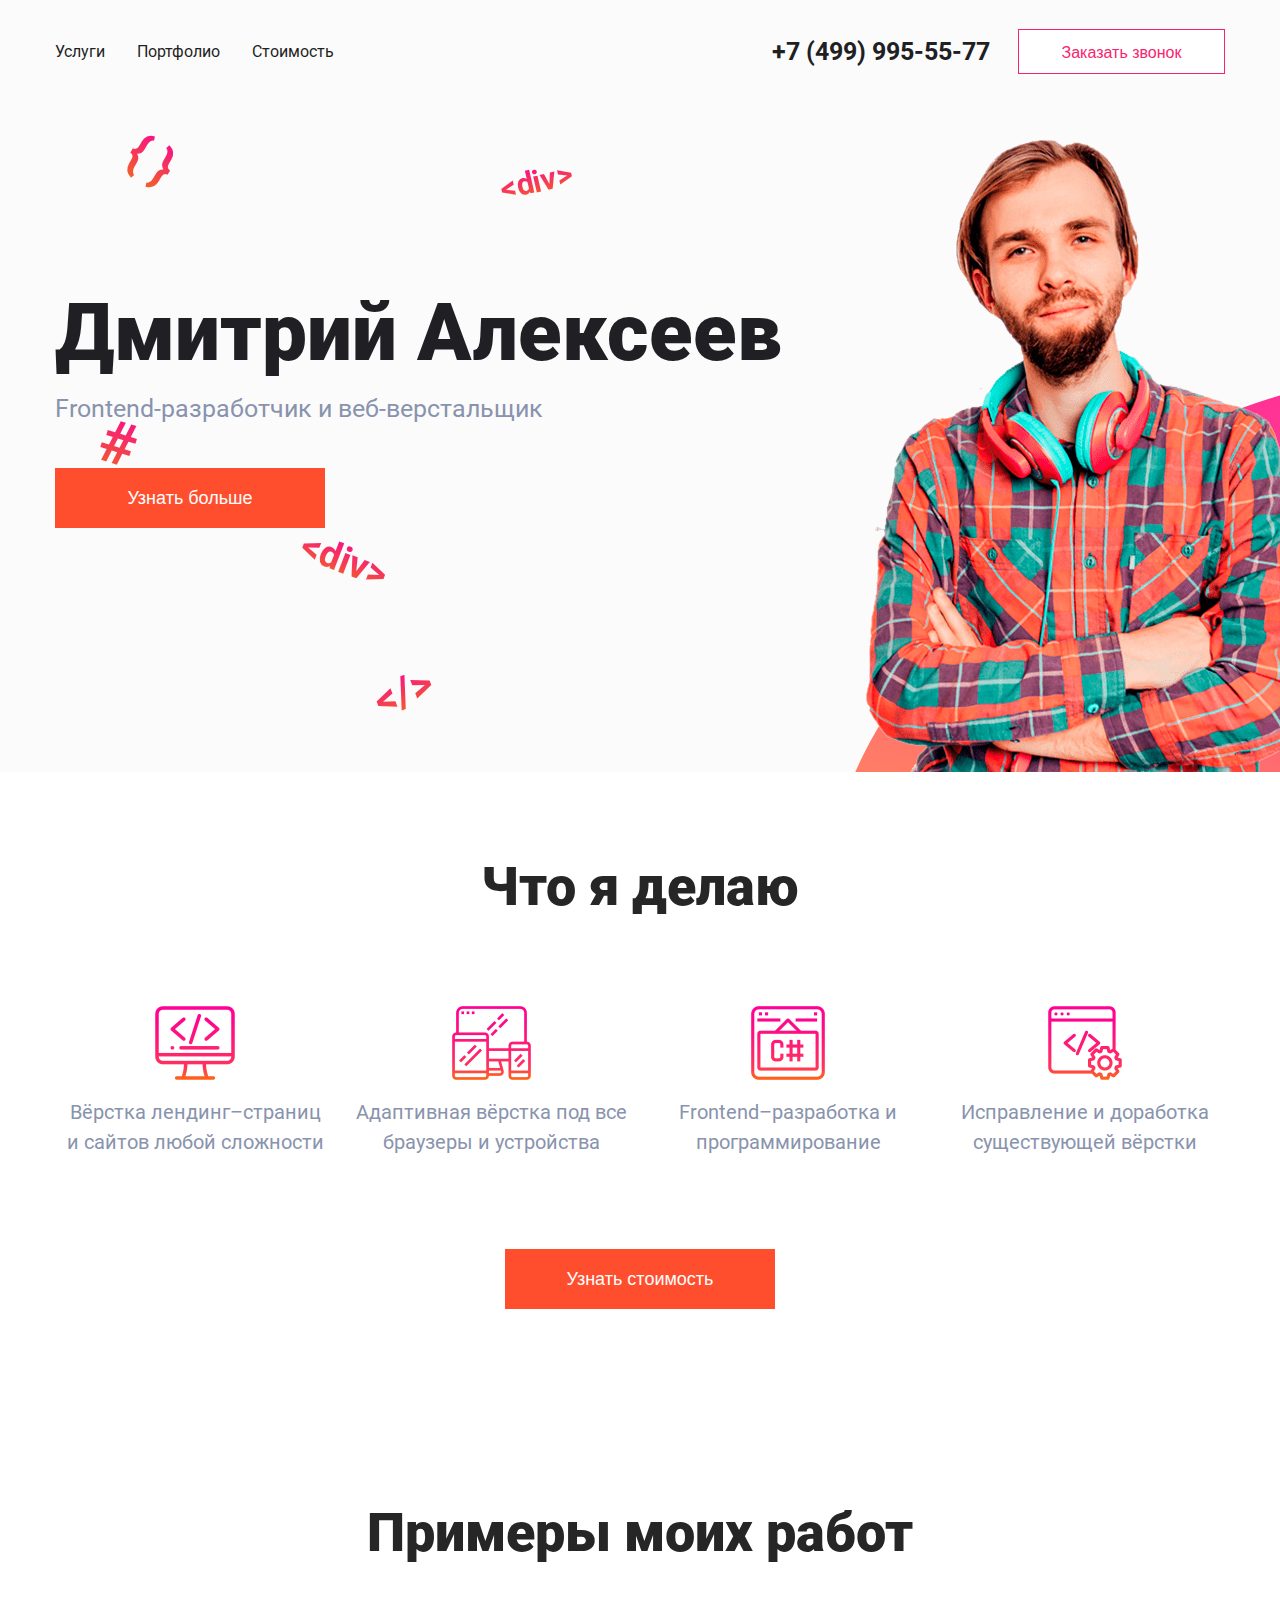
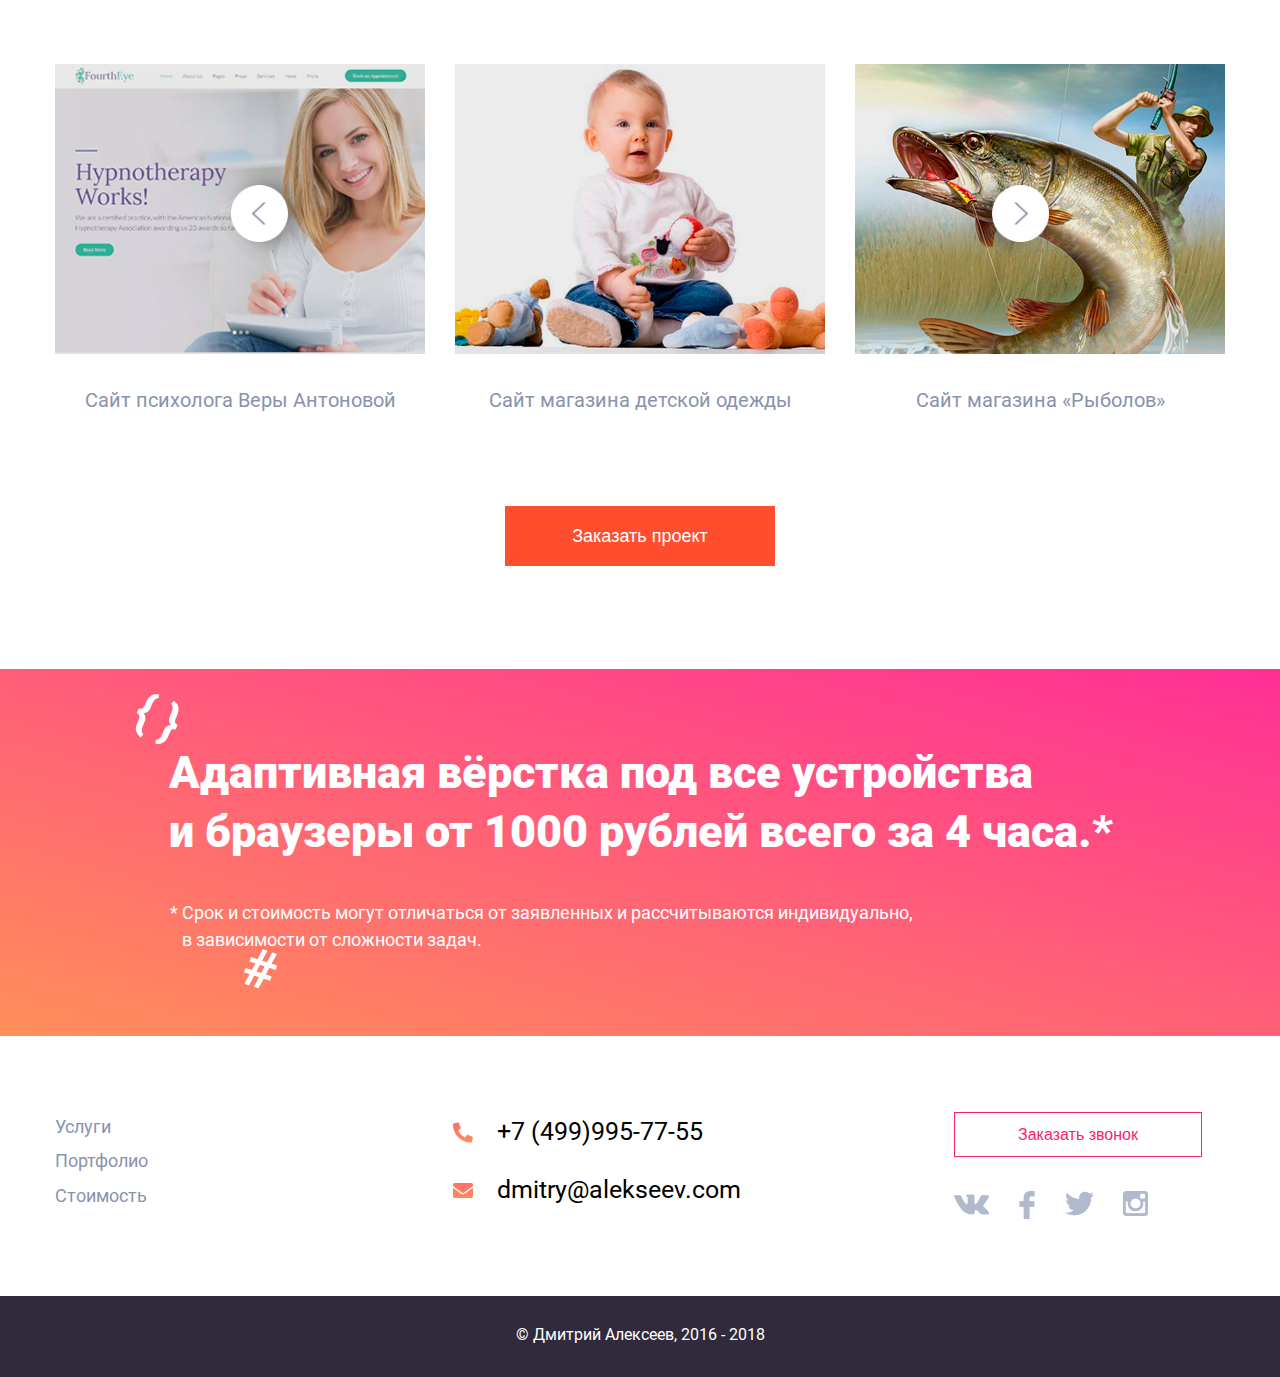
<file: index.html>
<!DOCTYPE html>
<html lang="ru">

<head>
    <meta charset="utf-8" />
    <meta name="viewport" content="width=device-width, initial-scale=1.0" />
    <title>Портфолио</title>
    <link rel="apple-touch-icon" sizes="152x152" href="img/apple-touch-icon.png" />
    <link rel="icon" type="image/png" sizes="32x32" href="img/favicon-32x32.png" />
    <link rel="icon" type="image/png" sizes="16x16" href="img/favicon-16x16.png" />
    <link rel="mask-icon" href="img/safari-pinned-tab.svg" color="#5bbad5" />
    <meta name="msapplication-TileColor" content="#da532c" />
    <meta name="theme-color" content="#ffffff" />
    <link rel="stylesheet" type="text/css" href="css/swiper.min.css" />
    <link rel="stylesheet" href="font-awesome/css/all.min.css" />
    <link rel="stylesheet" href="/css/style.css" />
</head>

<body>
    <div class="site-wrapper">
        <header class="header">
            <div class="wrapper header__wrapper">
                <button class="btn-reset burger header__burger">
                    <span class="header__span"></span>
                    <span class="header__span"></span>
                    <span class="header__span"></span>
                </button>
                <nav class="header__nav nav">
                    <a href="#" class="nav__btn nav__btn_close">
                        <span class="header__span header__span_close"></span>
                        <span class="header__span header__span_close"></span>
                    </a>
                    <ul class="nav__list list-reset">
                        <li class="nav__item"><a href="#works" class="nav__link white">Услуги</a></li>
                        <li class="nav__item"><a href="#examples" class="nav__link white">Портфолио</a></li>
                        <li class="nav__item"><a href="#price" class="nav__link white">Стоимость</a></li>
                    </ul>
                </nav>
                <a href="tel:+74999955577" class="header__phone phone">+7 (499) 995-55-77</a>
                <button class="btn btn--stroke header__btn btn-reset button_pink">Заказать звонок</button>
            </div>
        </header>
        <main>
            <section class="about">
                <span class="fly-tag fly-tag--braces symbols__symbol_moveLeft">{&nbsp;}</span>
                <span class="fly-tag fly-tag--div symbols__symbol_moveRight">&lt;div&gt;</span>
                <span class="fly-tag fly-tag--hash symbols__symbol_moveLeft">#</span>
                <span class="fly-tag fly-tag--div2 symbols__symbol_moveRight">&lt;div&gt;</span>
                <span class="fly-tag fly-tag--closed symbols__symbol_moveLeft">&lt;/&gt;</span>
                <div class="wrapper about__wrapper">
                    <div class="about-info">
                        <h1 class="about-info__title">
                            Дмитрий Алексеев
                            <span class="about-info__title--sub">Frontend-разработчик и веб-верстальщик</span>
                        </h1>
                        <button class="btn btn-fill about-info__btn btn-reset button_orange">Узнать больше</button>
                    </div>
                    <img src="img/man.png" alt="Дмитрий Алексеев, фронтенд-разработчик и веб-верстальщик"
                        class="about__image">
                </div>
                <picture>
                    <source media="(max-width:576px)" srcset="img/ellipse-mob.png">
                    <!-- <source media="(max-width:768px)" srcset="img/ellipse.svg"> -->
                    <source media="(max-width:1440px)" srcset="img/ellipse-tablet.png">


                    <img src="img/ellipse.svg" alt="ellipse" class="about__svg" aria-hidden="true">
                </picture>
            </section>
            <section class="works" id="works">
                <div class="wrapper works__wrapper">
                    <h2 class="works__title title">Что я делаю</h2>
                    <div class="works__cont">
                        <div class="works__item">
                            <img class="works__img" alt="Верстка" src="img/tools-and-utensils.png">
                            <p class="works__text">Вёрстка лендинг–страниц и&nbsp;сайтов любой сложности</p>
                        </div>
                        <div class="works__item">
                            <img class="works__img" alt="Адаптив" src="img/responsive.png">
                            <p class="works__text">Адаптивная вёрстка под&nbsp;все браузеры и устройства</p>
                        </div>
                        <div class="works__item">
                            <img class="works__img" alt="Программирование" src="img/programming.png">
                            <p class="works__text">Frontend–разработка и программирование</p>
                        </div>
                        <div class="works__item">
                            <img class="works__img" alt="Оптимизация" src="img/coding.png">
                            <p class="works__text">Исправление и доработка существующей вёрстки</p>
                        </div>
                    </div>
                    <button class="works__button button_orange btn-fill btn-reset">Узнать стоимость</button>
                </div>
            </section>
            <section class="examples" id="examples">
                <div class="examples__wrapper wrapper">
                    <h2 class="examples__title title">Примеры моих работ</h2>
                    <div class="swiper-button-prev">
                        <img src="img/arrow.png" alt="Стрелка вправо" class="arrow">
                    </div>
                    <div class="swiper-button-next">
                        <img src="img/arrow.png" alt="Стрелка влево" class="arrow">
                    </div>
                    <div class="swiper-container">
                        <div class="swiper-wrapper">
                            <!-- Slides -->
                            <div class="swiper-slide">
                                <div class="example__service">
                                    <img alt="Психология" src="img/Rectangle1.png" class="examples__img">
                                    <p class="examples__text">Сайт психолога Веры Антоновой</p>
                                </div>
                            </div>
                            <div class="swiper-slide">
                                <div class="example__service">
                                    <img alt="Детская одежда" src="img/Rectangle2.png" class="examples__img">
                                    <p class="examples__text">Сайт магазина детской одежды</p>
                                </div>
                            </div>
                            <div class="swiper-slide">
                                <div class="example__service">
                                    <img alt="Для рыболовов" src="img/Rectangle3.png" class="examples__img">
                                    <p class="examples__text">Сайт магазина «Рыболов»</p>
                                </div>
                            </div>
                        </div>
                        <div class="swiper-pagination"></div>
                    </div>
                    <button class="examples__button button_orange btn-fill btn-reset">Заказать проект</button>
                </div>
            </section>
            <section class="price" id="price">
                <div class="price__symbol price__symbol_pos6 symbols__symbol_moveRight">
                    {&nbsp;}
                </div>
                <div class="price__symbol price__symbol_pos7 symbols__symbol_moveLeft">
                    #
                </div>
                <div class="price__symbol price__symbol_pos8 symbols__symbol_moveLeft">
                    {&nbsp;}
                </div>
                <div class="price__symbol price__symbol_pos9 symbols__symbol_moveRight">
                    &lt;/&gt;
                </div>
                <div class="price__symbol price__symbol_pos10 symbols__symbol_moveRight">
                    &lt;div&gt;
                </div>
                <div class="wrapper price__wrapper">
                    <h2 class="price__title">
                        Адаптивная вёрстка под все устройства и&nbsp;браузеры от 1000 рублей
                        всего за&nbsp;4&nbsp;часа.*
                    </h2>
                    <p class="price__text">
                        * Срок и стоимость могут отличаться от заявленных и рассчитываются
                        индивидуально, <br />&nbsp;&nbsp;&nbsp;в зависимости от сложности задач.
                    </p>
                </div>
            </section>
        </main>
        <footer>
            <div class="wrapper">
                <div class="menu">
                    <nav class="nav">
                        <ul class="nav__list menu__list">
                            <li class="nav__item menu__item"><a href="#works" class="nav__link menu__link">Услуги</a>
                            </li>
                            <li class="nav__item menu__item"><a href="#examples"
                                    class="nav__link menu__link">Портфолио</a></li>
                            <li class="nav__item menu__item"><a href="#price" class="nav__link menu__link">Стоимость</a>
                            </li>
                        </ul>
                    </nav>
                </div>
                <div class="contacts">
                    <a href="tel:+1234567890" class="contacts__link"><i class="fa fa-phone" aria-hidden="true"></i>
                        <span class="contacts__span">+7 (499)995-77-55</span></a>
                    <a href="mailto:example@mail.ru" class="contacts__link">
                        <i class="fa fa-envelope" aria-hidden="true"></i>
                        <span class="contacts__span">dmitry@alekseev.com</span></a>
                </div>
                <div class="social">
                    <button class="social__button show-popup button_pink">Заказать звонок</button>
                    <ul class="social__list share">
                        <li class="social__item"><a href="#" class="share__icon share__icon_vk"></a></li>
                        <li class="social__item"><a href="#" class="share__icon share__icon_fb"></a></li>
                        <li class="social__item"><a href="#" class="share__icon share__icon_tw"></a></li>
                        <li class="social__item"><a href="#" class="share__icon share__icon_inst"></a></li>
                    </ul>
                </div>
            </div>
            <div class="copyright">
                <p>&copy; Дмитрий Алексеев, 2016 - 2018</p>
            </div>
        </footer>
        <div class="popup1 popup" id="popup1">
            <form class="popup__form">
                <input type="hidden" name="project_name" value="Портфолио">
                <input type="hidden" name="admin_email" value="osipovandrey1986@gmail.com">
                <input type="hidden" name="form_subject" value="Ждите звонка">
                <h2 class="popup__title">Заказ обратного звонка</h2>
                <label class="popup__label"><span class="popup__span">Ф.И.О.</span><input type="text" name="ФИО"
                        class="popup__input"></label>
                <label class="popup__label"><span class="popup__span">Телефон</span><input type="tel" name="Телефон"
                        placeholder="+7 (___) ___-____" class="popup__input"></label>
                <label class="popup__label"><input type="submit" value="Заказать звонок" class="popup__button"
                        id="popup__button1"></label>
                <label class="popup__check">
                    <input type="checkbox" class="popup__check-input" checked>
                    <span class="popup__access">Я даю Согласие на обработку моих персональных данных</span>
                </label>
            </form>
        </div>
        <div class="popup2 popup" id="popup2">
            <form class="popup__form">
                <input type="hidden" name="project_name" value="Портфолио">
                <input type="hidden" name="admin_email" value="osipovandrey1986@gmail.com">
                <input type="hidden" name="form_subject" value="Заявка с сайта">
                <h2 class="popup__title">Получить прайс на мои услуги</h2>
                <label class="popup__label"><span class="popup__span">E-mail</span><input type="email" name="Почта"
                        class="popup__input"></label>
                <label class="popup__label"><span class="popup__span">Ф.И.О.</span><input type="text" name="ФИО"
                        class="popup__input"></label>
                <label class="popup__label"><span class="popup__span">Телефон</span><input type="tel" name="Телефон"
                        placeholder="+7 (___) ___-____" class="popup__input"></label>
                <label class="popup__label"><input type="submit" value="Получить прайс" class="popup__button"
                        id="popup__button2"></label>
                <label class="popup__check">
                    <input type="checkbox" class="popup__check-input" checked>
                    <span class="popup__access">Я даю Согласие на обработку моих персональных данных</span>
                </label>
            </form>
        </div>
        <div class="popup3 popup">
            <form class="popup__form">
                <h2 class="popup__title">Запрос успешно обработан</h2>
            </form>
        </div>
    </div>

    <script src="js/jquery-3.3.1.min.js"></script>
    <script src="/js/jquery.inputmask.min.js"></script>
    <script src="/js/jquery.validate.min.js"></script>
    <script src="js/swiper.min.js"></script>
    <script src="js/script.js"></script>
</body>

</html>
</file>
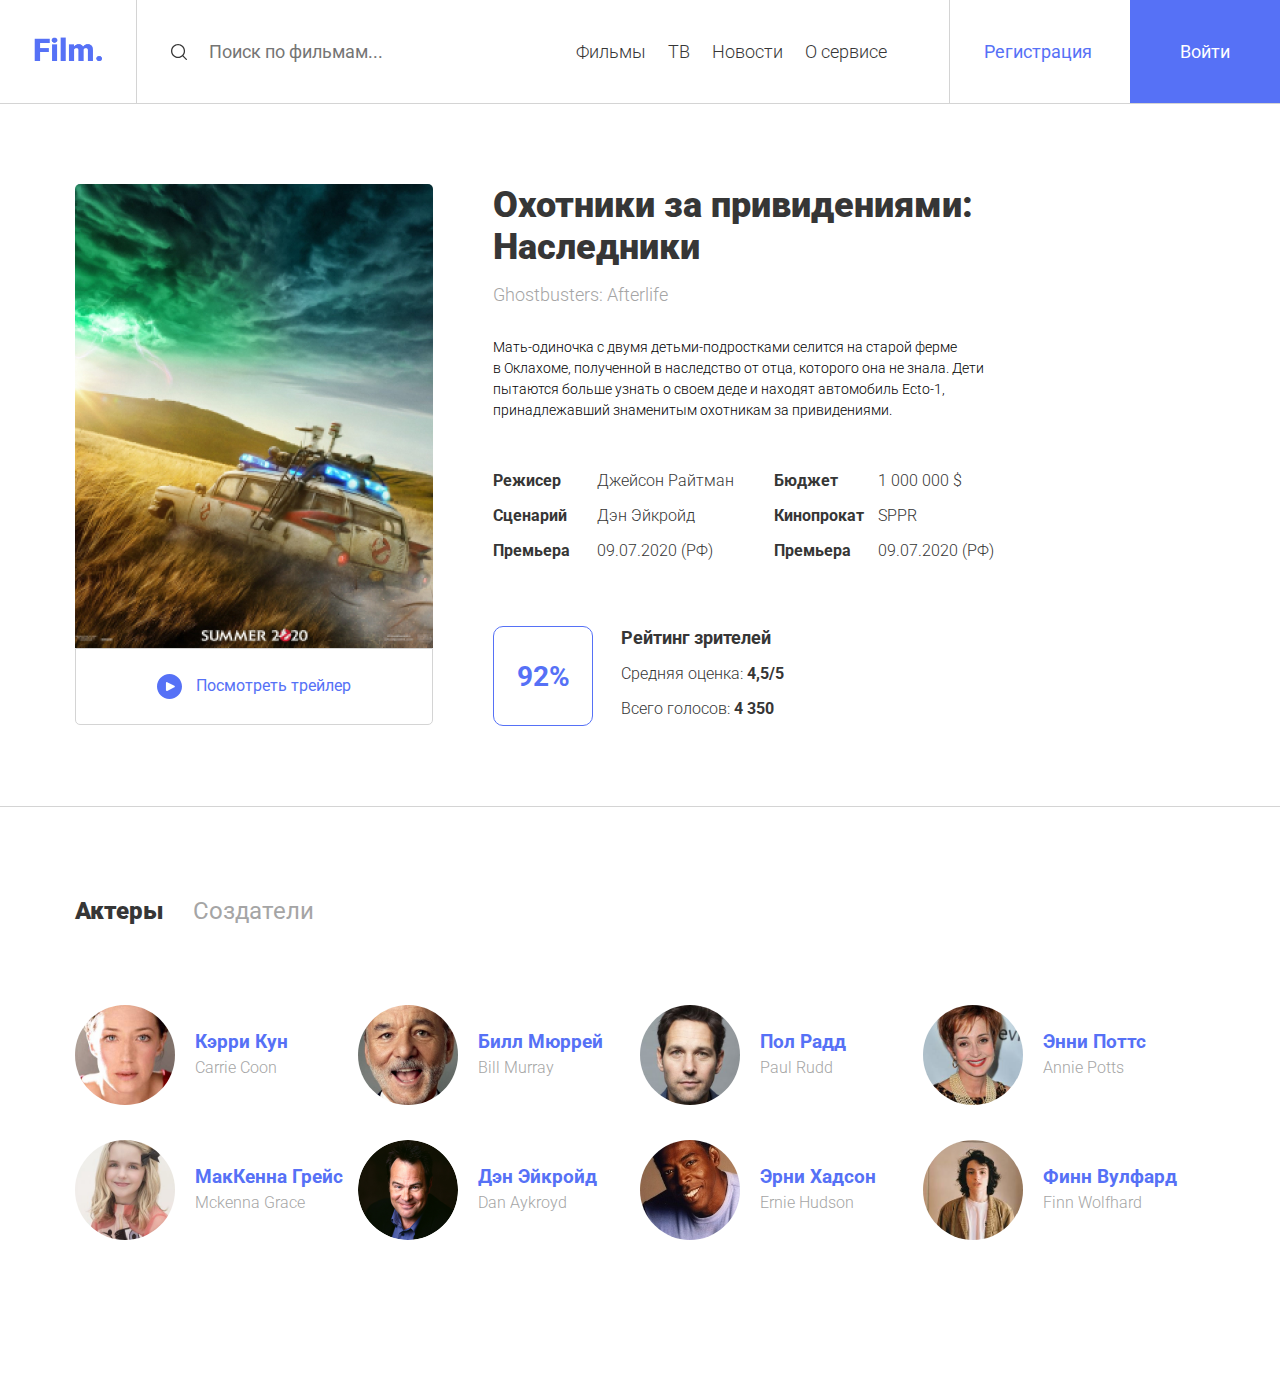
<file: Ghostbusters/index.html>
<!DOCTYPE html>
<html lang="ru">

<head>
    <meta charset="UTF-8">
    <meta name="viewport" content="width=device-width, initial-scale=1.0">
    <title>Охотники за привидениями: Наследники</title>
    <link href="https://fonts.googleapis.com/css2?family=Roboto:wght@300;700;900&display=swap" rel="stylesheet">
    <link rel="stylesheet" href="./css/normalize.css">
    <link rel="stylesheet" href="./css/style.css">
</head>

<body>
    <header class="header">
        <a href="./index.html" class="link-logo"><img src="./img/Film..png" alt="Логотип" class="logo"></a>
        <div class="line"></div>
        <input type="search" class="search-input" placeholder="Поиск по фильмам...">
        <nav class="navigation">
            <a href="#" class="navigation-link">Фильмы</a>
            <a href="#" class="navigation-link">ТВ</a>
            <a href="#" class="navigation-link">Новости</a>
            <a href="#" class="navigation-link">О сервисе</a>
        </nav>
        <div class="button-group">
            <button class="button sign-up">Регистрация</button>
            <button class="button login">Войти</button>
        </div>
    </header>
    <section class="film">
        <div class="container">
            <div class="film-wrapper">
                <div class="film-trailer">
                    <img src="./img/Rectangle 4.jpg" alt="Poster" class="poster">
                    <button class="trailer-button">
                        <img class="play-button-icon" src="./img/play.svg" alt="play">
                        <span class="trailer-button-text">Посмотреть трейлер</span>
                    </button>
                </div>
                <div class="film-text">
                    <h1 class="film-title">Охотники за привидениями: <br>Наследники</h1>
                    <span class="film-subtitle">Ghostbusters: Afterlife</span>
                    <p class="film-description">
                        Мать-одиночка с двумя детьми-подростками селится на старой ферме в&nbspОклахоме, полученной в
                        наследство от отца, которого она не знала. Дети пытаются больше узнать о своем деде и
                        находят автомобиль Ecto-1, принадлежавший знаменитым охотникам за привидениями.</p>
                    <div class="about-film">
                        <div class="left-side">
                            <span class="about-text">
                                <strong class="about-text-bold">Режисер</strong>
                                <span class="about-text-reg">Джейсон Райтман</span>
                            </span>
                            <span class="about-text">
                                <strong class="about-text-bold">Сценарий</strong>
                                <span class="about-text-reg">Дэн Эйкройд</span>
                            </span>
                            <span class="about-text">
                                <strong class="about-text-bold">Премьера</strong>
                                <span class="about-text-reg">09.07.2020 (РФ)</span>
                            </span>
                        </div>
                        <div class="right-side">
                            <span class="about-text">
                                <strong class="about-text-bold">Бюджет</strong>
                                <span class="about-text-reg">1 000 000 $</span>
                            </span>
                            <span class="about-text">
                                <strong class="about-text-bold">Кинопрокат</strong>
                                <span class="about-text-reg">SPPR</span>
                            </span>
                            <span class="about-text">
                                <strong class="about-text-bold">Премьера</strong>
                                <span class="about-text-reg">09.07.2020 (РФ)</span>
                            </span>
                        </div>
                    </div>
                    <div class="rating">
                        <div class="rating-counter">92%</div>
                        <div class="rating-description">
                            <h3 class="rating-title">Рейтинг зрителей</h3>
                            <p class="rating-text">Средняя оценка: <strong class="raiting-text-bold">4,5/5</strong></p>
                            <p class="rating-text">Всего голосов: <strong class="raiting-text-bold">4 350</strong></p>
                        </div>
                    </div>
                </div>
            </div>
        </div>
    </section>
    <section class="cast">
        <div class="container">
            <div class="tabs">
                <h2 class="section-title active">Актеры</h2>
                <h2 class="section-title">Создатели</h2>
            </div>
            <div class="tabs-content">
                <div class="card">
                    <img src="./img/actors/1.png" alt="Кэрри Кун" class="card-image">
                    <div class="card-text">
                        <h3 class="name">Кэрри Кун</h3>
                        <span class="en-name">Carrie Coon</span>
                    </div>
                </div>
                <div class="card">
                    <img src="./img/actors/2.png" alt="Билл Мюррей" class="card-image">
                    <div class="card-text">
                        <h3 class="name">Билл Мюррей</h3>
                        <span class="en-name">Bill Murray</span>
                    </div>
                </div>
                <div class="card">
                    <img src="./img/actors/3.png" alt="Пол Радд" class="card-image">
                    <div class="card-text">
                        <h3 class="name">Пол Радд</h3>
                        <span class="en-name">Paul Rudd</span>
                    </div>
                </div>
                <div class="card">
                    <img src="./img/actors/4.png" alt="Энни Поттс" class="card-image">
                    <div class="card-text">
                        <h3 class="name">Энни Поттс</h3>
                        <span class="en-name">Annie Potts</span>
                    </div>
                </div>
                <div class="card">
                    <img src="./img/actors/5.png" alt="МакКенна Грейс" class="card-image">
                    <div class="card-text">
                        <h3 class="name">МакКенна Грейс</h3>
                        <span class="en-name">Mckenna Grace</span>
                    </div>
                </div>
                <div class="card">
                    <img src="./img/actors/6.png" alt="Дэн Эйкройд" class="card-image">
                    <div class="card-text">
                        <h3 class="name">Дэн Эйкройд</h3>
                        <span class="en-name">Dan Aykroyd</span>
                    </div>
                </div>
                <div class="card">
                    <img src="./img/actors/7.png" alt="Эрни Хадсон" class="card-image">
                    <div class="card-text">
                        <h3 class="name">Эрни Хадсон</h3>
                        <span class="en-name">Ernie Hudson</span>
                    </div>
                </div>
                <div class="card">
                    <img src="./img/actors/8.png" alt="Финн Вулфард" class="card-image">
                    <div class="card-text">
                        <h3 class="name">Финн Вулфард</h3>
                        <span class="en-name">Finn Wolfhard</span>
                    </div>
                </div>
            </div>
        </div>
    </section>
</body>

</html>
</file>
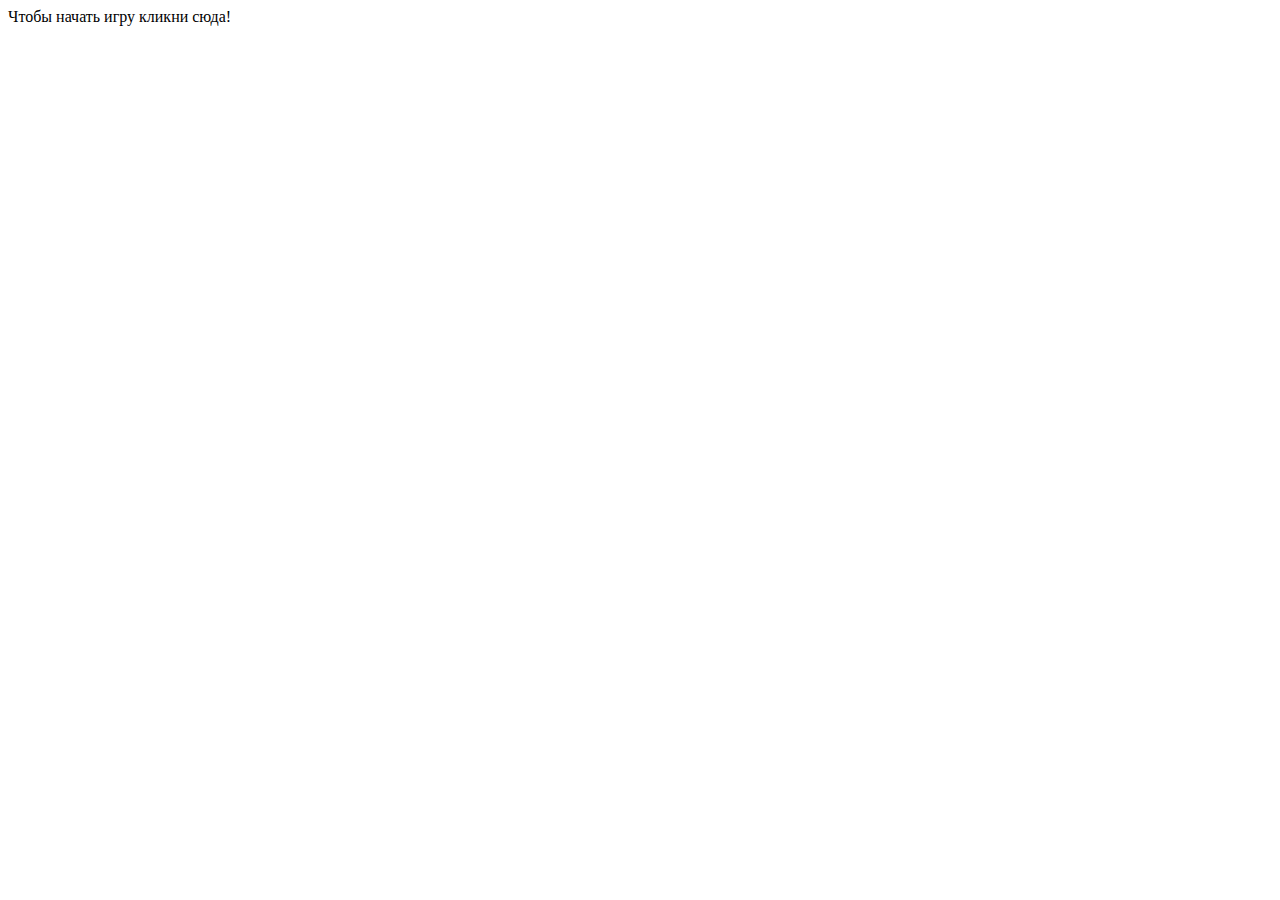
<file: Race/index.html>
<!DOCTYPE html>
<html lang="ru">
<head>
    <meta charset="UTF-8">
    <meta name="viewport" content="width=device-width, initial-scale=1.0">
    <title>NeedForJS</title>
    <link rel="stylesheet" href="./style.css">
</head>
<body>
    <div class="score"></div>
    <div class="game">
        <div class="start">Чтобы начать игру кликни сюда!</div>
        <div class="gameArea"></div>
    </div>
    <script src="./main.js"></script>
</body>
</html>
</file>
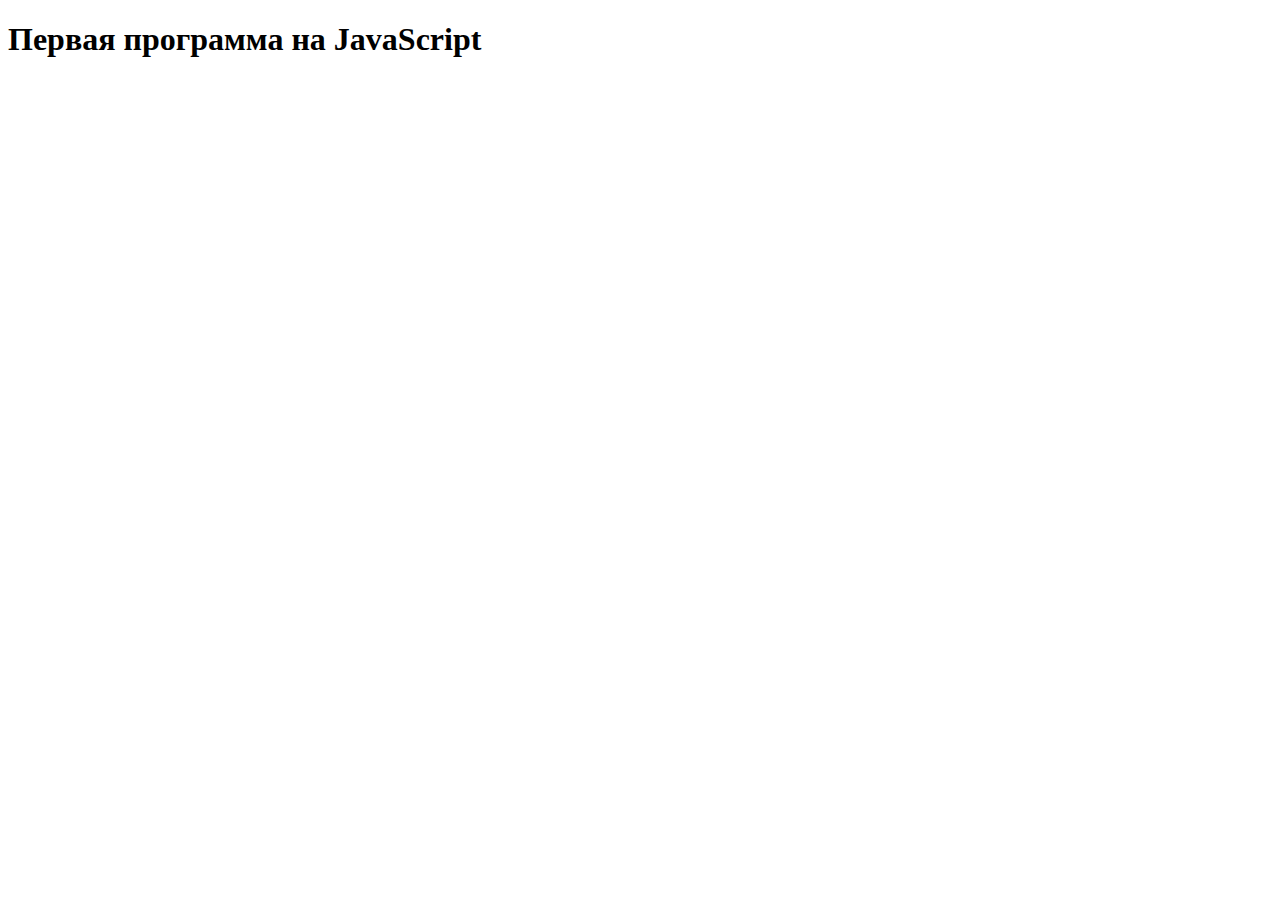
<file: JavaScript/1/index.html>
<!DOCTYPE html>
<html lang="en">

<head>
    <meta charset="UTF-8">
    <meta name="viewport" content="width=device-width, initial-scale=1.0">
    <title>Первая программа на JavaScript</title>
</head>

<body>
    <h1>Первая программа на JavaScript</h1>
    <script src="script.js"></script>
</body>

</html>
</file>
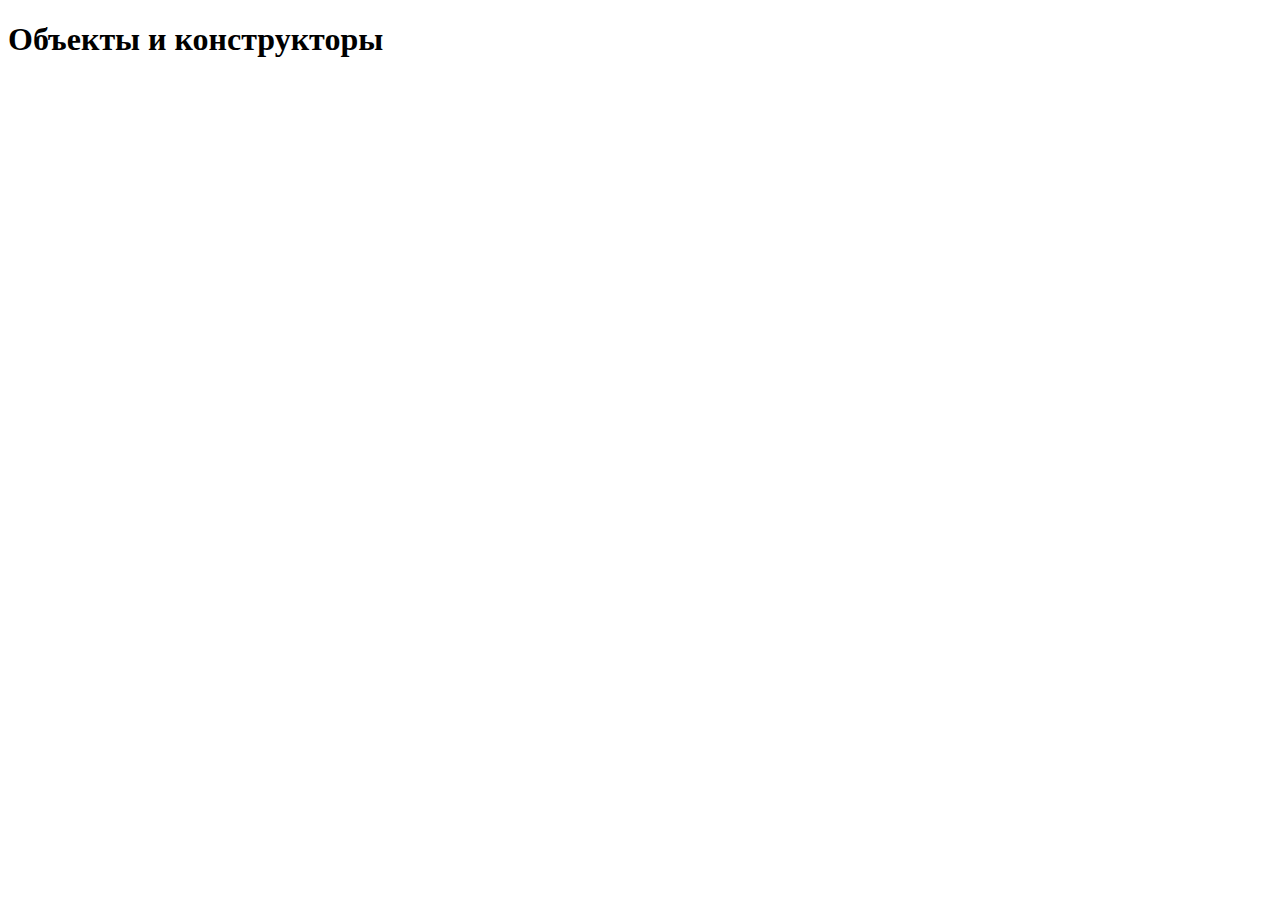
<file: JavaScript/6/index.html>
<!DOCTYPE html>
<html lang="en">

<head>
    <meta charset="UTF-8">
    <meta name="viewport" content="width=device-width, initial-scale=1.0">
    <title>Объекты и конструкторы</title>
</head>

<body>
    <h1>Объекты и конструкторы</h1>
    <script src="lib.js"></script>
    <script src="main.js"></script>
</body>

</html>
</file>
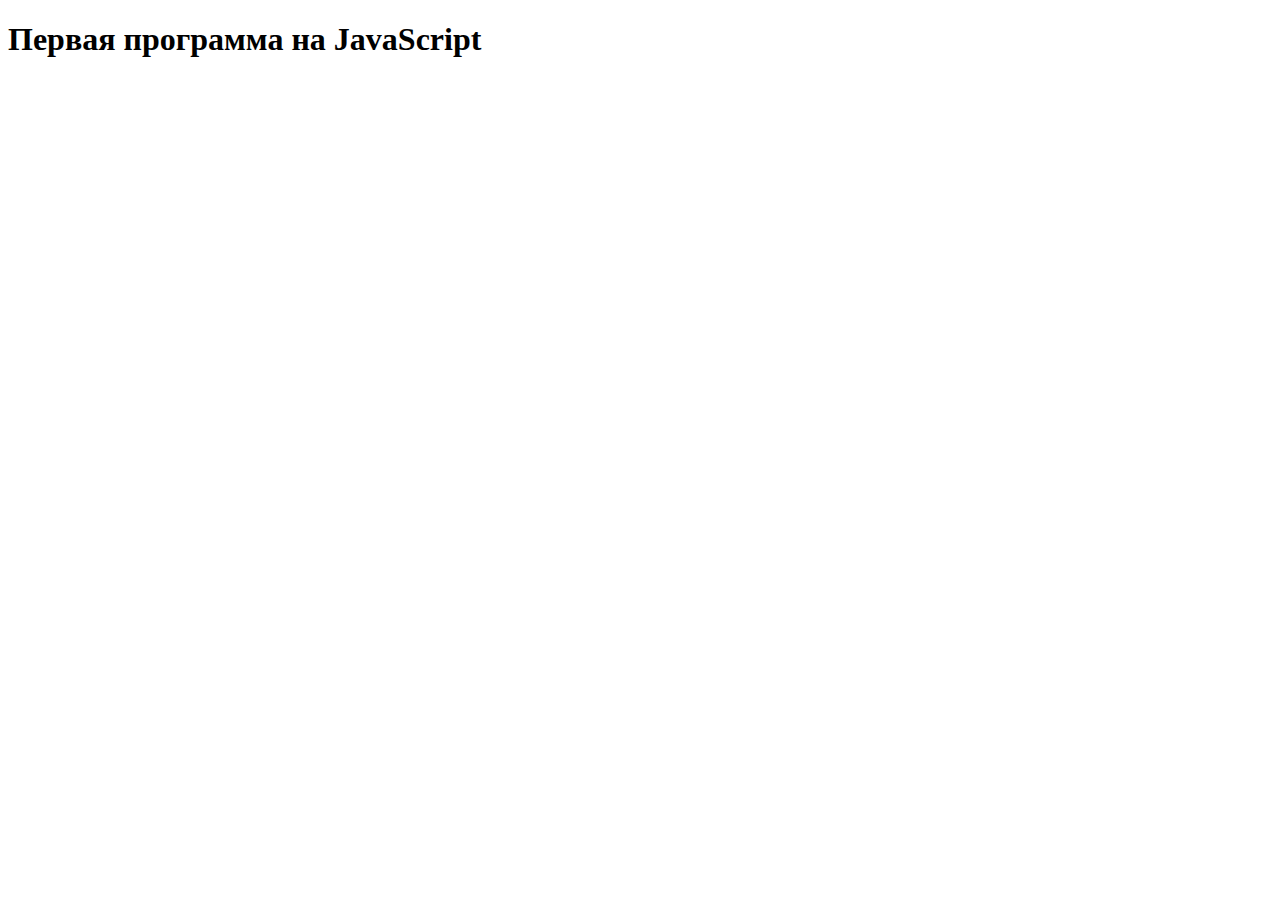
<file: JavaScript/2/index1.html>
<!DOCTYPE html>
<html lang="en">

<head>
    <meta charset="UTF-8">
    <meta name="viewport" content="width=device-width, initial-scale=1.0">
    <title>Первая программа на JavaScript</title>
</head>

<body>
    <h1>Первая программа на JavaScript</h1>
    <script src="script1.js"></script>
</body>

</html>
</file>
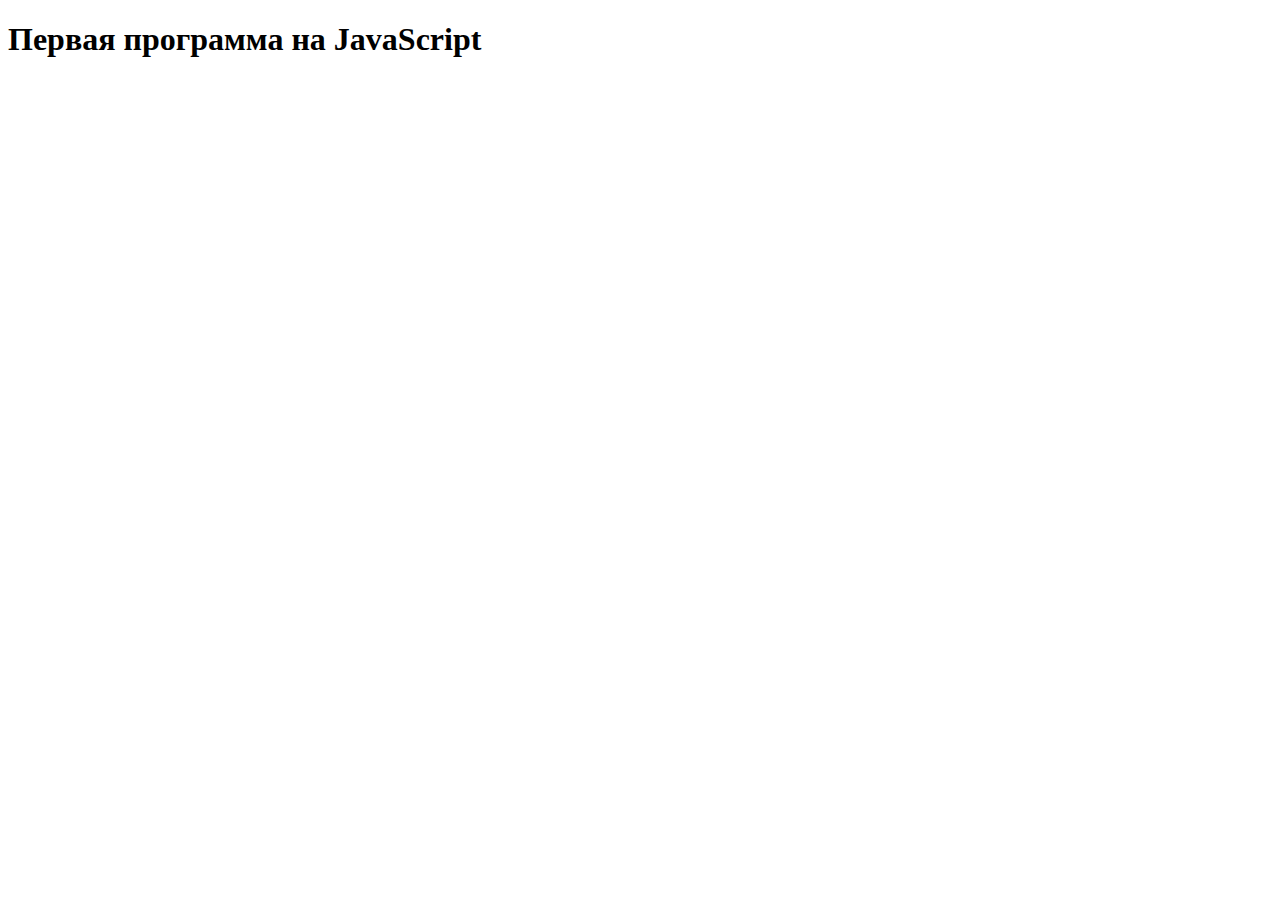
<file: JavaScript/2/index2.html>
<!DOCTYPE html>
<html lang="en">

<head>
    <meta charset="UTF-8">
    <meta name="viewport" content="width=device-width, initial-scale=1.0">
    <title>Первая программа на JavaScript</title>
</head>

<body>
    <h1>Первая программа на JavaScript</h1>
    <script src="script2.js"></script>
</body>

</html>
</file>
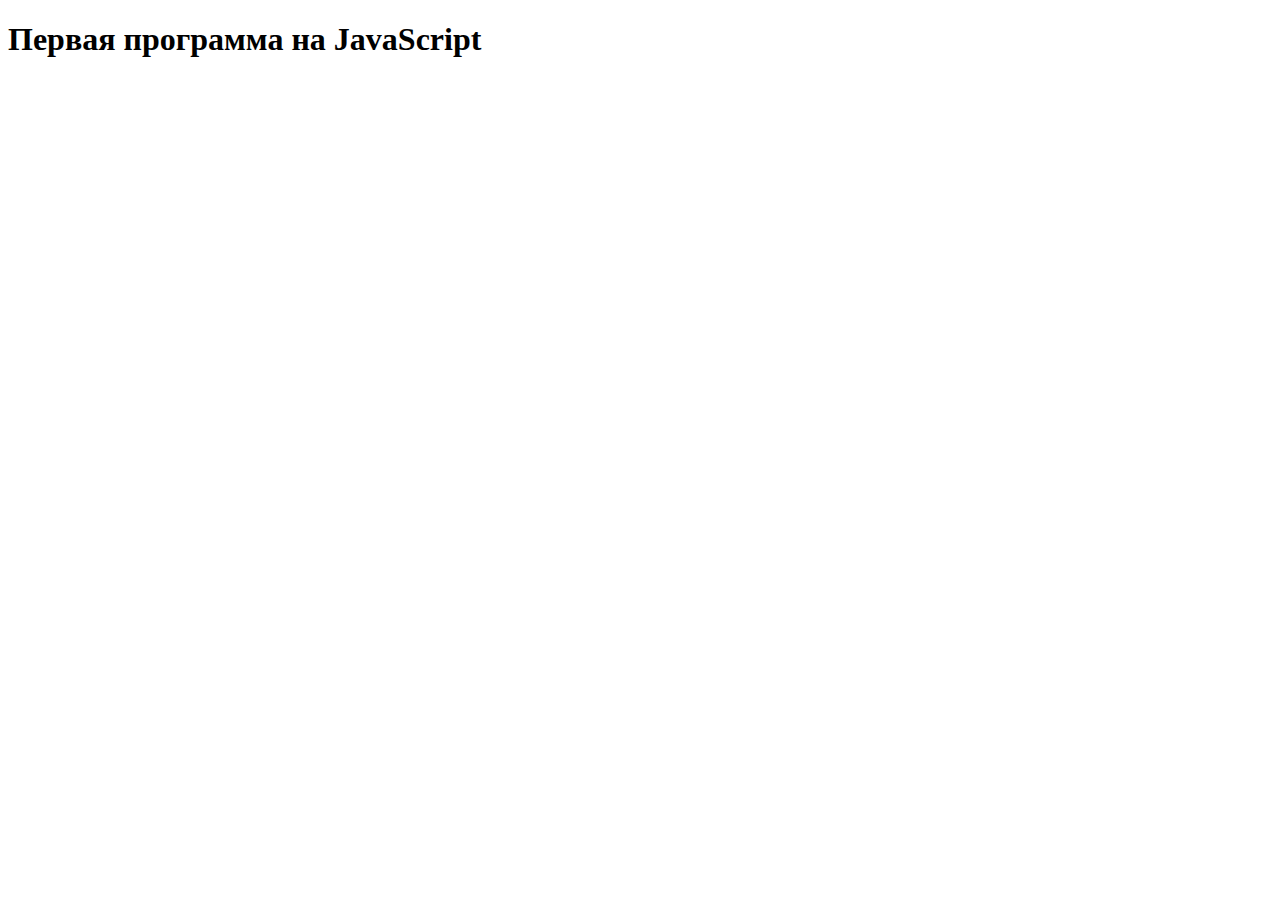
<file: JavaScript/2/index3.html>
<!DOCTYPE html>
<html lang="en">

<head>
    <meta charset="UTF-8">
    <meta name="viewport" content="width=device-width, initial-scale=1.0">
    <title>Первая программа на JavaScript</title>
</head>

<body>
    <h1>Первая программа на JavaScript</h1>
    <script src="script3.js"></script>
</body>

</html>
</file>
<file: css/style.css>
* {
    margin: 0;
    padding: 0;
    box-sizing: border-box;
}

@font-face {
    font-family: 'Roboto';
    src: url('/fonts/Roboto-Regular.woff') format('woff');
    font-weight: 400;
    font-display: swap;
    font-style: normal;
}

@font-face {
    font-family: 'Roboto';
    src: url('/fonts/Roboto-Medium.woff') format('woff');
    font-weight: 500;
    font-display: swap;
    font-style: normal;
}

@font-face {
    font-family: 'Roboto';
    src: url('/fonts/Roboto-Bold.woff') format('woff');
    font-weight: 700;
    font-display: swap;
    font-style: normal;
}

@font-face {
    font-family: 'Roboto';
    src: url('/fonts/Roboto-Black.woff') format('woff');
    font-weight: 900;
    font-display: swap;
    font-style: normal;
}

html,
body {
  position: relative;
  overflow-x: hidden;
}

body {
    background-color: #fbfbfb;
    font-family: 'Roboto', sans-serif;
    min-width: 320px;
}

a {
    text-decoration: none;
}

img {
    max-width: 100%;
}

.wrapper {
    max-width: 1210px;
    padding: 0 20px;
    margin: 0 auto;
}

.list-reset {
    list-style-type: none;
}

.btn-reset {
    border: none;
    background: transparent;
    cursor: pointer;
}

.site-wrapper {
    overflow: hidden;
}

.header__wrapper {
    display: flex;
    justify-content: space-between;
    align-items: center;
}

.nav__item {
    display: inline-block;
}

.nav__link {
    color: #1f1f24;
    font-size: 16px;
    font-weight: 400;
    color: #1f1f24;
    margin-right: 28px;
    transition: text-shadow 0.5s, padding-bottom 0.5s, border-bottom 0.5s;
}

.nav__link:hover {
  padding-bottom: 1px;
  border-bottom: solid 1px #f82370;
  text-shadow: 0 0 15px #e9095b;
}

.phone {
  margin-left: auto;
  color: #1f1f24;
  font-size: 25px;
  font-weight: 700;
  transition: text-shadow 0.5s;
}
.phone:hover {
  text-shadow: 0 0 25px #ff5392;
} 

.btn {
    width: 207px;
    height: 45px;
    line-height: 45px;
    text-align: center;
    color: #f53f4f;
    font-size: 16px;
    font-weight: 400;
}

.btn--stroke {
    border: 1px solid #f82370;
}

.btn-fill {
    background-color: #ff4e2e;
    color: #fff;
    width: 270px;
    height: 60px;
    line-height: 60px;
    font-size: 18px;
    transition: background-color 0.5s, color 0.5s, box-shadow 0.5s;
  }
  .btn-fill:hover {
    background-color: #f82370;
    color: #fff;
    box-shadow: 0 0 25px #ff85b1;
  }

.button_pink {
  position: relative;
  cursor: pointer;
  font-size: 16px;
  height: 45px;
  background-color: white;
  color: #f82370;
  border: solid 1px #f82370;
  transition: background-color 0.5s, color 0.5s, box-shadow 0.5s;
}
.button_pink:hover {
  background-color: #f82370;
  color: #fff;
  box-shadow: 0 0 25px #ff85b1;
}

.header {
    padding: 29px 0;
}

.header__btn {
    margin-left: 28px;
}

.about {
    position: relative;
    padding-top: 30px;
    overflow: hidden;
}

.about-info {
    padding-top: 153px;
    position: relative;
    z-index: 1;
}

.about__wrapper {
    display: flex;
    justify-content: space-between;
}

.about-info__title {
    color: #1f1f24;
    font-size: 80px;
    font-weight: 900;
    margin-bottom: 45px;
    white-space: nowrap;
}

.about-info__title--sub {
    color: #8993ad;
    font-family: Roboto;
    font-size: 25px;
    font-weight: 400;
    display: block;
    margin-top: 14px;
}

.about__image {
    margin-right: -102px;
    position: relative;
    z-index: 1;
}

.about__svg {
    position: absolute;
    right: -107px;
    bottom: -131px;
    z-index: 0;
}

.fly-tag {
    position: absolute;
    left: 0;
    top: 0;
    background-image: linear-gradient(to top, #f26522 0%, #fa0891 99%, #fa0891 100%);
    -webkit-background-clip: text;
    color: transparent;
    font-weight: 700;
    display: inline-block;
    pointer-events: none;
}

.fly-tag--braces {
  font-size: 50px;
  transform: rotate(30deg);
  left: 128px;
  top: 28px;
}

.fly-tag--div {
    font-size: 31px;
    transform: rotate(-13deg);
    left: 785px;
    top: 60px;
}

.fly-tag--hash {
    font-size: 60px;
    transform: rotate(17deg);
    left: 244px;
    top: 255px;
}

.fly-tag--div2 {
  font-size: 38px;
  transform: rotate(21deg);
  left: 949px;
  top: auto;
  bottom: 190px;
}

.fly-tag--closed {
  font-size: 42px;
  transform: rotate(-21deg);
  left: 374px;
  top: auto;
  bottom: 56px;

}

.burger {
    display: none;
}

.header__span {
    display: block;
    width: 45px;
    height: 6px;
    background: -webkit-gradient(linear, left bottom, left top, from(#ff8f5a), to(#ff2f96));
    -webkit-text-fill-color: transparent;
}

.header__span:nth-child(2) {
    margin: 7px 0;
}
  
.nav__btn_close {
    position: relative;
    display: none;
}
  
.header__span_close {
    position: absolute;
    width: 40px;
    height: 40px;
    left: 0;
    top: 0;
    display: block;
    width: 45px;
    height: 6px;
    background: #fff;
}
  
.header__span_close:nth-child(2) {
    margin: 0;
}
  
.header__span_close:first-child {
    transform: rotate(45deg);
}
  
.header__span_close:last-child {
    transform: rotate(-45deg);
}

.works {
    position: relative;
    background-color: white;
    z-index: 3;
}

.works__wrapper {
    display: flex;
    flex-direction: column;
    flex-flow: column wrap;
}

h2 {
    padding-top: 83px;
    padding-bottom: 88px;
    align-self: center;
    font-size: 54px;
    font-weight: 900;
    color: #262626;
}
  
.works__cont {
    display: flex;
    flex-wrap: wrap;
    justify-content: space-between;
}

.works__item {
    max-width: 24%;
    text-align: center;
    display: flex;
    align-items: center;
    flex-direction: column;
}

.works__text {
    color: #8993ad;
    padding-top: 17px;
    line-height: 1.5;
    font-size: 20px;
    font-weight: 400;
}

.works__button {
    align-self: center;
    margin-top: 92px;
}

.examples {
    position: relative;
    background-color: #fff;
}

.examples__wrapper {
  display: flex;
    flex-direction: column;
    flex-flow: column wrap;
}

.examples__title {
    padding-top: 192px;
    padding-bottom: 100px;
}

.examples__text {
    color: #8993ad;
    padding-top: 27px;
    line-height: 1.5;
    font-size: 20px;
    font-weight: 400;
}

.examples__button {
    margin-top: 91px;
    margin-bottom: 103px;
    align-self: center;
}

  /* swiper */
.swiper-container {
    width: 100%;
    height: 100%;
    margin: 0;
}
.swiper-slide {
    min-width: 370px;
    width: 33%;
    text-align: center;
    font-size: 18px;
    background: #fff;
  
    /* Center slide text vertically */
    display: -webkit-box;
    display: -ms-flexbox;
    display: -webkit-flex;
    display: flex;
    -webkit-box-pack: center;
    -ms-flex-pack: center;
    -webkit-justify-content: center;
    justify-content: center;
    flex-wrap: wrap;
    -webkit-box-align: center;
    -ms-flex-align: center;
    -webkit-align-items: center;
    align-items: center;
}

.swiper-button-next {
    right: 18%;
    top: 51.8%;
    width: 58px;
    height: 59px;
    transform: scale(-1, 1);
}

.swiper-button-prev {
    left: 18%;
    top: 51.8%;
    width: 58px;
    height: 59px;
}
  
.swiper-button-next::after {
    display: none;
}
  
.swiper-button-prev::after {
    display: none;
}

.arrow {
    filter: drop-shadow(10px 0 10px rgba(0, 0, 0, 0.4));
}

.arrow:hover {
  animation-name: rot;
  animation-duration: 1s;
  animation-iteration-count: infinite;
  animation-timing-function: linear;
}


@keyframes rot {
  0% {
    transform: rotate(0deg);
  }
  100% {
    transform: rotate(360deg);
  }
}

.swiper-pagination {
    display: none;
}

.swiper-container-horizontal
    > .swiper-pagination-bullets
    .swiper-pagination-bullet {
    margin: 14px 16px;
}

.price {
  
    background: linear-gradient(15deg, #ff8f5a, #ff2f96);
    color: white;
    position: relative;
  overflow-x: hidden;
  }

.price__symbol {
    font-weight: bold;
    line-height: 0.9;
    color: white;
    position: absolute;
  }
  
  .price__symbol_pos6 {
    font-size: 49px;
    transform: rotate(-14deg);
    left: 1734px;
    padding-top: 268px;
  }
  
  .price__symbol_pos7 {
    font-size: 54px;
    transform: rotate(18deg);
    left: 288px;
    padding-top: 263px;

  }
  
  .price__symbol_pos8 {
    font-size: 49px;
    transform: rotate(23deg);
    left: 141px;
    padding-top: 67px;
  }
  
  .price__symbol_pos9 {
    font-size: 42px;
    transform: rotate(-22deg);
    left: 1640px;
    padding-top: 82px;
  }
  
  .price__symbol_pos10 {
    font-size: 37px;
    transform: rotate(19deg);
    left: 1475px;
    padding-top: 315px;
  }
  
  .symbols__symbol_moveLeft {
    animation-name: move_left;
    animation-duration: 2s;
  }
  
  .symbols__symbol_moveRight {
    animation-name: move_right;
    animation-duration: 2s;
  }
  
  @keyframes move_left {
    0% {
      margin-left: -1000px;
    }
    100% {
      margin-left: 0px;
    }
  }
  
  @keyframes move_right {
    0% {
      margin-left: 1000px;
    }
    100% {
      margin-left: 0px;
    }
  }
  .price {
    border-bottom: none;
  }
  .price__title {
    font-size: 45px;
    padding-left: 114px;
    padding-bottom: 23px;
    padding-top: 75px;
    margin-bottom: 15px;
    color: white;
    line-height: 1.3;
  }
  .price__text {
    font-size: 18px;
    padding-left: 115px;
    line-height: 1.5;
    padding-bottom: 83px;
  }
  .up_footer {
    height: 262px;
  }
  footer {
    background-color: white;
  }
  .copyright {
    margin-top: 52px;
    padding: 18px 0 33px 0;
    background-color: #31293c;
    text-align: center;
  }
  footer p {
    color: white;
    font-size: 16px;
    align-self: center;
    padding-top: 11px;
  }
  footer .wrapper {
    display: flex;
    justify-content: space-between;
    flex-direction: row;
    align-content: stretch;
    flex-wrap: wrap;
  }
.menu__list {
  padding-left: 0;
  padding-top: 74px;
  margin: 0;
  display: flex;
  flex-direction: column;
}
  .menu__item {
    list-style-type: none;
  }
  .menu__link {
    font-family: "Roboto", sans-serif;
    font-size: 18px;
    color: rgb(137, 147, 173);
    text-decoration: none;
    line-height: 1.91;
  }
  
  .contacts {
    text-align: left;
    margin-top: 52px;
    margin-left: 63px;
  }
  .contacts__link {
    display: block;
    text-decoration: none;
    color: black;
  }
  .contacts i {
    font-size: 20px;
    padding-top: 35px;
    padding-left: 20px;
  }
  .contacts__span {
    font-size: 25px;
    transition: text-shadow 0.5s;
  }
  
  .contacts__span:hover {
    text-shadow: 0 0 25px #ff5392;
  } 
  
  .fa {
    font-size: 18px;
    background: -webkit-gradient(linear, left bottom, left top, from(#ff8f5a),
      to(#ff2f96)
    );
    -webkit-background-clip: text;
    -webkit-text-fill-color: transparent;
  
    -ms-filter: "progid:DXImageTransform.Microsoft.BasicImage(rotation=0, mirror=1)";
    -webkit-transform: scale(-1, 1);
    transform: scale(-1, 1);
  }
  
  .social__button {
    top: 76px;
    width: 248px;
    margin-right: 23px;
  }
  
  .social__list {
    padding-top: 110px;
    display: flex;
    flex-direction: row;
    list-style-type: none;
  }
  
  .share__icon_vk {
    background-position: -9px -16px;
    cursor: pointer;
  }
  .share__icon_fb {
    background-position: 150px -12px;
    cursor: pointer;
  }
  .share__icon_tw {
    background-position: 97px -16px;
    cursor: pointer;
  }
  .share__icon_inst {
    background-position: 44px -16px;
    cursor: pointer;
  }
  
  .share__icon {
    margin: 0;
    display: block;
    width: 53px;
    height: 53px;
    background-image: url(../img/sprite.png);
  }
  
  .share__icon:hover {
    animation-name: shake;
    animation-duration: 0.2s;
    animation-iteration-count: infinite;
  }
  
  @keyframes shake {
    0% {
      margin-left: 0px;
    }
    50% {
      margin-left: 5px;
      margin-right: -5px;
    }
    100% {
      margin-left: 0px;
    }
  }

  .popup {
    width: 100%;
    height: 100%;
    position: fixed;
    top: 0;
    left: 0;
    display: none;
    background-color: rgba(0, 0, 0, 0.4);
    z-index: 9999;
  }
  
  .popup__form {
    margin: 50px auto;
    padding: 20px;
    max-width: 50%;
    text-align: center;
    background-color: white;
    border: solid 1px #f82370;
  }
  
  .popup__title {
    font-size: 26px;
    padding: 0;
  }
  
  .popup__label {
    display: flex;
    width: 80%;
    justify-content: space-between;
    align-items: center;
    padding: 10px;
    margin: 10px auto;
  }
  
  .popup__span {
    min-width: 90px;
    text-align: left;
  }
  
  .popup__input {
    width: 100%;
    border: solid 1px #f82370;
    padding: 10px;
  }
  
  .popup__check {
    display: flex;
    text-align: start;
    width: 80%;
    padding: 10px;
    margin: 10px auto;
    user-select: none;
  }
  
  .popup__check-input {
    display: none;
  }
  
  .popup__check-input:checked + .popup__access::after {
    opacity: 1;
  }
  
  .popup__access {
    width: 100%;
    position: relative;
    padding-left: 30px;
  }
  
  .popup__access:before {
    content: "";
    position: absolute;
    left: 0;
    top: 0;
    width: 20px;
    height: 20px;
    background-color: #fff;
    border: solid 1px #f82370;
    border-radius: 4px;
  }
  
  .popup__access::after {
    position: absolute;
    left: 4px;
    top: 1px;
    width: 20px;
    height: 20px;
    content: "\2714";
    color: #f82370;
    opacity: 0;
    transition: opacity 0.3s;
  }
  
  .popup__button {
    width: 100%;
    cursor: pointer;
    font-size: 16px;
    color: #f82370;
    background-color: white;
    border: solid 1px #f82370;
    padding: 20px;
    margin: 20px auto;
  }
  
  .popup__button:disabled {
    pointer-events: none;
    opacity: 0.5;
  }
  
  .error {
    background-color: #ff4e2e;
  }

@media (max-width: 1720px) {
    .fly-tag--hash {
        left: 100px;
        top: 305px;
    }

    .fly-tag--div2 {
        left: 300px;
    }

    .fly-tag--div {
        left: 500px;
    }
}

@media (max-width: 1480px) {
  .price__symbol_pos7 {
    padding-top: 284px;
  }
  .price__symbol_pos8 {
    padding-top: 28px;
}
}

@media (max-width: 1200px) {
  .works__item {
    max-width: 48%;
    padding: 0 43px 79px 30px;
  }
  .works__text {
    margin-top: 16px;
    padding-top: 0;
  }
  h2 {
    padding-right: 29px;
  }

  .price__title {
    letter-spacing: 0.9px;
    padding-right: 0;
  }

  .works__cont {
    padding: 0 80px;
    justify-content: space-around;
  }
  .works__button {
    cursor: pointer;
    margin: 15px auto 2px auto;
    width: 320px;
    height: 68px;
  }
  .examples__title {
    padding-right: 5px;
    padding-bottom: 97px;
  }
  .examples .wrapper {
    padding: 0;
  }

  .examples__button {
    cursor: pointer;
    margin-right: auto;
    margin-left: auto;
    margin: 0 auto 101px auto;
    width: 320px;
    height: 68px;
  }
  .swiper-pagination {
    display: block;
    position: relative;
    padding-top: 95px;
  }
  .swiper-button-next {
    display: none;
  }
  .swiper-button-prev {
    display: none;
  }
  .example__service img {
    min-width: 456px;
  }
  .examples__text {
    font-size: 25px;
    margin-top: 7px;
    padding-top: 5px;
  }
  .swiper-slide {
    min-width: 456px;
  }
  .swiper-slide-active {
    min-width: 456px;
  }
  .swiper-container {
    padding-bottom: 73px;
  }
  .swiper-pagination-bullet {
    color: #ebebeb;
    margin: 0 20px;
    width: 16px;
    height: 16px;
  }
  .swiper-pagination-bullet-active {
    --swiper-theme-color: #ff4e2e;
  }
  .price__symbol_pos6 {
    display: none;
  }
  .price__symbol_pos7 {
    display: none;
  }
  .price__symbol_pos8 {
    font-size: 37px;
    left: 159px;
    padding-top: 24px;
  }
  .price__symbol_pos9 {
    font-size: 41px;
    transform: rotate(-22deg);
    left: 817px;
    padding-top: 302px;
  }
  .price__symbol_pos10 {
    font-size: 25px;
    transform: rotate(19deg);
    left: 562px;
    padding-top: 315px;
  }
  .price__title {
    padding-left: 0;
    font-size: 43px;
    line-height: 1.5;
    padding-top: 72px;
    margin-bottom: 0px;
  }
  .price__text {
    padding-left: 0;
    margin-bottom: 3px;
    line-height: 1.8;
    padding-bottom: 74px;
  }
  .menu__list {
    padding-top: 98px;
  }
  .contacts {
    margin: 78px 0 0 32px;
  }
  .social__button {
    margin: 24px 0 0 3px;
  }
  .social__list {
    padding: 110px 0px 0px 4px;
}
  .copyright {
    margin-top: 52px;
    padding: 3px 0 7px 0;
  }
  footer p {
    padding: 26px;
}
}

@media (max-width: 1024px) {

    .fly-tag--braces {
        left: 79px;
        top: 52px;
    }

    .fly-tag--div {
        left: auto;
        right: 65px;
        top: 45px;
    }

    .fly-tag--hash {
        left: 57px;
        top: auto;
        bottom: 73px;
    }

    .fly-tag--div2 {
        left: 360px;
        top: 120px;
    }

    .fly-tag--closed {
        bottom: 140px;
        left: 358px;
    }


    .wrapper {
        padding: 0 40px;
    }

    .header__nav {
        position: fixed;
        top: 0;
        left: 0;
        width: 100%;
        background-color: #f82370;
        z-index: 4;
        height: 100vh;
        display: table;
        opacity: 0;
        visibility: hidden;
        transition: opacity 0.3s, visibility 0.3s;
    }

    .header__nav_open {
        opacity: 1;
        visibility: visible;
        transition: opacity 0.3s, visibility 0.3s;
      }
    
      .nav__btn_close {
        position: absolute;
        left: 40px;
        top: 40px;
        display: inline-block;
      }
    
      .header__nav ul {
        width: 100%;
        display: table-cell;
        vertical-align: middle;
      }
    
      ul {
        display: block;
      }
    
      .header__nav ul li {
        width: 100%;
        display: block;
        text-align: center;
        padding-bottom: 30px;
      }
    
      .header__nav ul li a {
        color: #fff;
      }
      .header__nav ul li:nth-child(2) a {
        color: #fff;
      }

    .nav__link {
      font-size: 18px;
    }

    .white {
      font-size: 42px;
    }

    .burger {
        display: block;
    }

    .about__image {
        margin-right: -23px;
    }

    .about__svg {
        right: 0;
    }

    .about-info {
        padding-top: 179px;
    }

    .about-info__title {
        font-size: 54px;
        margin-bottom: 45px;
    }

    .about-info__title--sub {
        margin-top: 20px;
    }

    .btn-fill {
        width: 320px;
        height: 68px;
        line-height: 68px;
    }
}

@media screen and (max-width: 1005px) {
  .works__cont {
    justify-content: center;
  }
}

@media (max-width: 992px) {

    .fly-tag--div2 {
        left: 360px;
        top: 30px;
    }

    .about__image {
        max-width: 300px;
    }

    .about__svg {
        max-width: 400px;
    }

    .about-info {
        padding-top: 100px;
    }

    .btn-fill {
        width: 270px;
        height: 60px;
        line-height: 60px;
    }

    .about-info__title {
        font-size: 45px;
    }

    .about-info__title--sub {
        font-size: 20px;
    }
}

@media (max-width: 768px) {
    .header__wrapper {
        justify-content: space-between;
    }

    .fly-tag--div2 {
        left: 100px;
        top: 0px;
    }

    .fly-tag--div {
        top: 0;
        right: 150px;
    }

    .fly-tag--hash {
        bottom: 400px;
    }

    .fly-tag--closed {
        left: 70px;
        bottom: auto;
        top: 200px;
    }

    .phone {
        margin-left: 0;
    }

    .header__btn {
        width: 46px;
        height: 46px;
        border: 1px solid #fa0891;
        border-radius: 100%;
        background-image: url("/img/call.png");
        background-position: center;
        background-repeat: no-repeat;
        font-size: 0;
    }

    .burger {
        width: 24px;
        height: 18px;
    }

    .header__nav {

    }

    .about-info {
        text-align: center;
    }

    .about__wrapper {
        flex-direction: column-reverse;
        align-items: center;
        padding: 0;
    }

    .about__svg {
        bottom: auto;
        top: 0;
        right: 0;
        max-width: none;
    }

    .about__image {
        margin-top: 82px;
    }
}

@media (max-width: 576px) {

    .fly-tag--braces {
        font-size: 25px;
        left: 50px;
        top: 20px;
    }

    .fly-tag--div {
        display: none;
    }

    .fly-tag--div2 {
        font-size: 17px;
        left: auto;
        right: 80px;
        top: 59px;
    }

    .fly-tag--hash {
        font-size: 30px;
        bottom: 412px;
        left: 37px;
    }

    .fly-tag--closed {
        font-size: 19px;
        top: 0;
        left: 174px;
    }

    .about__wrapper {
        padding: 0 20px;
    }

    .wrapper {
        padding: 0 20px;
    }

    .header__btn {
        margin-left: 0;
    }

    .header {
        padding: 0;
    }

    .phone {
        font-size: 18px;
    }

    .about__svg {
        max-width: none;
        width: 100%;
        right: 0px;
        top: 96px;
        height: 296px;
    }

    .about__image {
        max-width: 230px;
        height: 334px;
        margin-top: 28px;
        margin-right: -57px;
    }

    .about {
        overflow: initial;
    }

    .about-info {
      padding-top: 11px;
      width: 100%;
    }

    .about-info__title {
        font-size: 30px;
        white-space: initial;
        margin-bottom: 24px;
    }

    .about-info__title--sub {
        font-size: 16px;
        line-height: 24px;
        margin-top: 7px;    
    }

    .btn-fill {
        width: 100%;
        max-width: 280px;
        line-height: 55px;
        height: 55px;
    }
    .works__title {
      font-size: 30px;
      padding: 42px 1px 10px 0;
  }
    .about__cont {
      max-width: 280px;
    }
    .header__btn {
      margin-top: 26px;
      margin-bottom: 25px;
  }
    .header__span {
      width: 25px;
      height: 3px;
    }
  
    .header__span:nth-child(2) {
      margin: 4px 0;
    }
    .header__btn {
      width: 26px;
      height: 26px;
    }
    .contact__button {
      display: none;
    }
  
    .contact {
      padding-top: 26px;
      display: -webkit-flex;
      display: -moz-flex;
      display: -ms-flex;
      display: -o-flex;
      display: flex;
    }
    .contact__link {
      padding-top: 4px;
      font-size: 15.5px;
      padding-right: 35px;
    }
    .contact__button {
      border: solid 1px #f82370;
      display: block;
      margin: 0;
      background-image: url("/img/call-answer.png");
      background-position: center;
      background-repeat: no-repeat;
      width: 26px;
      height: 26px;
      border-radius: 20px;
    }
    .contact__text {
      display: none;
    }
    .contact__mobile {
      display: block;
      top: -5px;
      max-width: 22px;
      max-height: 22px;
      padding-right: 5px;
      border-radius: 25px;
      padding: 1rem;
      position: relative;
      background: linear-gradient(to right, red, purple);
      padding: 2px;
    }
  .contact__link_mobile i {
    font-size: 10px;
    margin-left: 5px;
  }
    .about__title {
      font-size: 30px;
      margin: 232px 0 0 5px;
    }
    .about__img {
      max-width: 75%;
      padding-left: 72px;
    }
    .about__pic {
      right: 0;
      margin: 0;
      background-image: url(../img/figure.svg);
      background-repeat: no-repeat;
      background-size: 480px auto;
      background-position: calc(100% + 96px) 37px;
    }
    .about__text {
      margin: 0;
      font-size: 16px;
      text-align: center;
      line-height: 1.5;
    }
    .about__btn {
      width: 280px;
      height: 55px;
      margin-top: 23px;
    }
    .works__cont {
      padding: 0;
    }
  
    .works__item {
      max-width: 100%;
      padding: 0 28px 10px 25px;
    }
    .works__img {
      padding-top: 35px;
      padding-bottom: 12px;
      height: 102px;
  }
    .works__text {
      margin-top: 2px;
      margin-bottom: 9px;
      padding-top: 0;
      line-height: 1.5;
      font-size: 16px;
  }
    .works__button {
      margin: 33px auto 92px auto;
      width: 280px;
      height: 55px;
    }
    .examples__title {
      padding: 0 20px 42px 20px;
      font-size: 30px;
      text-align: center;
      margin: 0;
    }
    .example__service {
      margin: 0;
      padding: 0;
    }
    .examples__img {
      max-height: 250px;
      object-fit: contain;
    }
    .examples__text {
      font-size: 20px;
      margin-top: 0;
    }
    .swiper-slide {
      min-width: 320px;
    }
    .swiper-container {
      padding-bottom: 0;
    }
    
    .swiper-pagination-bullet {
      width: 9px;
      height: 9px;
      
    }
    .swiper-container-horizontal
    > .swiper-pagination-bullets
    .swiper-pagination-bullet {
    margin: 8px 8px;
    }
    .swiper-container-horizontal>.swiper-pagination-bullets, .swiper-pagination-custom, .swiper-pagination-fraction {
      bottom: 10px;
      left: 0;
      width: 100%;
      padding-top: 45px;
    }
    .examples__button {
      margin: 29px auto 50px auto;
      width: 280px;
      height: 55px;
    }
    .price__title {
      padding-top: 42px;
      font-size: 26px;
      line-height: 1.55;
      letter-spacing: 1.2px;
      margin-bottom: 10px;
    }
    .price__text {
      font-size: 15px;
      line-height: 2;
      padding-bottom: 39px;
    }
    .menu__list {
      padding-top: 37px;
    }
    .menu__link {
      font-size: 15px;
      line-height: 2.3;
    }
    br {
      display: none;
    }
    footer .wrapper {
      flex-flow: column wrap;
    }
    .contacts {
      margin-top: 21px;
      margin-left: 0px;
    }
    .contacts__span {
      font-size: 16pt;
    }
    .contacts i {
      font-size: 13px;
      padding-top: 20px;
      padding-left: 16px;
      margin-bottom: 13px;
    }
    .social__button {
      cursor: pointer;
      left: -4px;
      top: -9px;
      font-size: 18px;
      width: 280px;
      height: 55px;
      background: rgba(255, 78, 46, 1);
      color: white;
      border: 0;
    }
    .social__list {
      padding-left: 0;
      padding-top: 45px;
    }
    .copyright {
      margin-top: 22px;
    }
    footer p {
      font-size: 12.5px;
      padding-top: 14px;
    }
    .symbols__symbol {
      font-size: 30px;
    }
    .symbols__symbol_pos1 {
      left: 47px;
      top: 100px;
    }
    .symbols__symbol_pos2 {
      left: 37px;
      top: 208px;
    }
    .symbols__symbol_pos4 {
      left: 165px;
      top: 78px;
    }
    .symbols__symbol_pos5 {
      font-size: 26px;
      left: 233px;
      top: 143px;
    }
    .price__symbol_pos8 {
      display: none;
    }
    .popup__form {
      margin: 5px auto;
      padding: 5px;
      max-width: 90%;
      text-align: center;
      background-color: white;
    }
    
    .popup__title {
      font-size: 18px;
      padding: 0;
    }
    
    .popup__label {
      display: flex;
      width: 80%;
      justify-content: space-between;
      align-items: center;
      padding: 5px;
      margin: 5px auto;
      
    }
}
</file>
<file: Ghostbusters/css/style.css>
* {
    box-sizing: border-box;
}

body {
    font-family: 'Roboto', sans-serif;
    font-weight: 300;
    color: #363636;
}
.header {
    display: flex;
    align-items: center;
    justify-content: space-between;
    height: 104px;
    padding-left: 34px;
    border-bottom: 1px solid #D4D4D4;
}
.logo {
    width: 68px;
}
.line {
    height: 100%;
    width: 1px;
    background-color: #D4D4D4;
    margin-left: 34px;
}
.search-input {
    background-image: url(../img/search-icon.svg);
    background-repeat: no-repeat;
    background-position: center left;
    border: none;
    padding-left: 38px;
    font-style: normal;
    font-weight: normal;
    font-size: 18px;
    line-height: 21px;
    color: #A5A5A5;
    margin-left: 34px;
    margin-right: auto;
    outline: none;
}
.navigation {
    margin-right: 44px;
    margin-left: auto;
}
.navigation-link {
    position: relative;
    text-decoration: none;
    font-size: 18px;
    line-height: 21px;
    color: #363636;
    margin-right: 18px;
}
.navigation-link:after {
    content: "";
    position: absolute;
    bottom: 0;
    left: 0;
    width: 100%;
    height: 1px;
    background-color: #363636;
    transform: scaleX(0);
    transition: transform 0.2s;
}
.navigation-link:hover:after {
    transform: scaleX(1);
}
.button-group {
    height: 100%;
}
.button {
    height: 100%;
    cursor: pointer;
    border: none;
    outline: none;
}
.sign-up {
    color: #5671F6;
    font-size: 18px;
    line-height: 21px;
    background-color: #fff;
    padding-left: 34px;
    padding-right: 34px;
    border-left: 1px solid #D4D4D4;
}
.login {
    color: #fff;
    font-size: 18px;
    line-height: 21px;
    background-color: #5671F6;
    padding-left: 50px;
    padding-right: 50px;
}
.container {
    max-width: 1130px;
    margin: auto;
}
.film {
    padding-top: 80px;
    padding-bottom: 80px;
    border-bottom: 1px solid #D4D4D4;
}
.film-wrapper {
    display: flex;
}
.film-trailer {
    display: flex;
    flex-direction: column;
    margin-right: 60px;
}
.poster {
    border-radius: 5px 5px 0 0;
    width: 358px;
}
.trailer-button {
    display: flex;
    align-items: center;
    justify-content: center;
    background-color: #fff;
    border: solid 1px #d4d4d4;
    border-radius: 0 0 5px 5px;
    padding-bottom: 25px;
    padding-top: 25px;
    cursor: pointer;
    color: #5671F6;
}
.play-button-icon {
    margin-right: 14px;
}
.film-title {
    font-style: normal;
    font-weight: 900;
    font-size: 36px;
    line-height: 42px;
    margin-top: 0;
    margin-bottom: 16px;
}
.film-subtitle {
    display: block;
    margin-bottom: 32px;
    color: #A5A5A5;
    font-size: 18px;
    line-height: 21px;
}
.film-description {
    font-size: 14px;
    line-height: 150%;
    max-width: 514px;
    color: #000000;
    margin-bottom: 50px;
}
.about-film {
    display: flex;
    margin-bottom: 50px;
}
.about-text {
    display: block;
    font-size: 16px;
    line-height: 19px;
    margin-bottom: 16px;
}
.about-text-bold {
    display: inline-block;
    width: 100px;
    vertical-align: top;
    font-weight: bold;
}
.left-side {
    margin-right: 40px;
}
.rating {
    display: flex;
    align-items: center;
}
.rating-counter {
    width: 100px;
    height: 100px;
    display: flex;
    align-items: center;
    justify-content: center;
    border: 1px solid #5671F6;
    border-radius: 10px;
    margin-right: 28px;
    font-weight: bold;
    font-size: 28px;
    line-height: 33px;
    color: #5671F6;
}
.rating-title {
    font-weight: bold;
    font-size: 18px;
    line-height: 21px;
    margin-top: 0;
    margin-bottom: 12px;
}
.rating-text {
    display: block;
    margin-bottom: 7px;
    font-size: 16px;
    line-height: 19px;
}
.raiting-text-bold {
    font-weight: bold;
}
.cast {
    padding-top: 70px;
    padding-bottom: 100px;
}
.tabs {
    display: flex;
    align-items: center;
    margin-bottom: 60px;
}
.section-title {
    font-weight: normal;
    font-size: 24px;
    line-height: 28px;
    color: #A5A5A5;
    margin-right: 30px;
}
.section-title.active {
    color: #363636;
    font-weight: 900;
}
.tabs-content {
    display: flex;
    align-items: center;
    flex-wrap: wrap;
}
.card {
    display: flex;
    align-items: center;
    flex-basis: 25%;
    margin-bottom: 35px;
}
.card-image {
    width: 100px;
    height: 100px;
    object-fit: cover;
    border-radius: 50%;
    margin-right: 20px;
}
.name {
    Font Size: 16px;
    Line Height: 19px;
    color: #5671F6;
    margin-top: 0;
    margin-bottom: 6px; 
}
.en-name {
    color: #A5A5A5;
}
</file>
<file: Race/style.css>
.hide {
    display: none;
}

.car {
    width: 50px;
    height: 100px;
    background: transparent url('./image/player.png') center / cover no-repeat;
}
</file>
